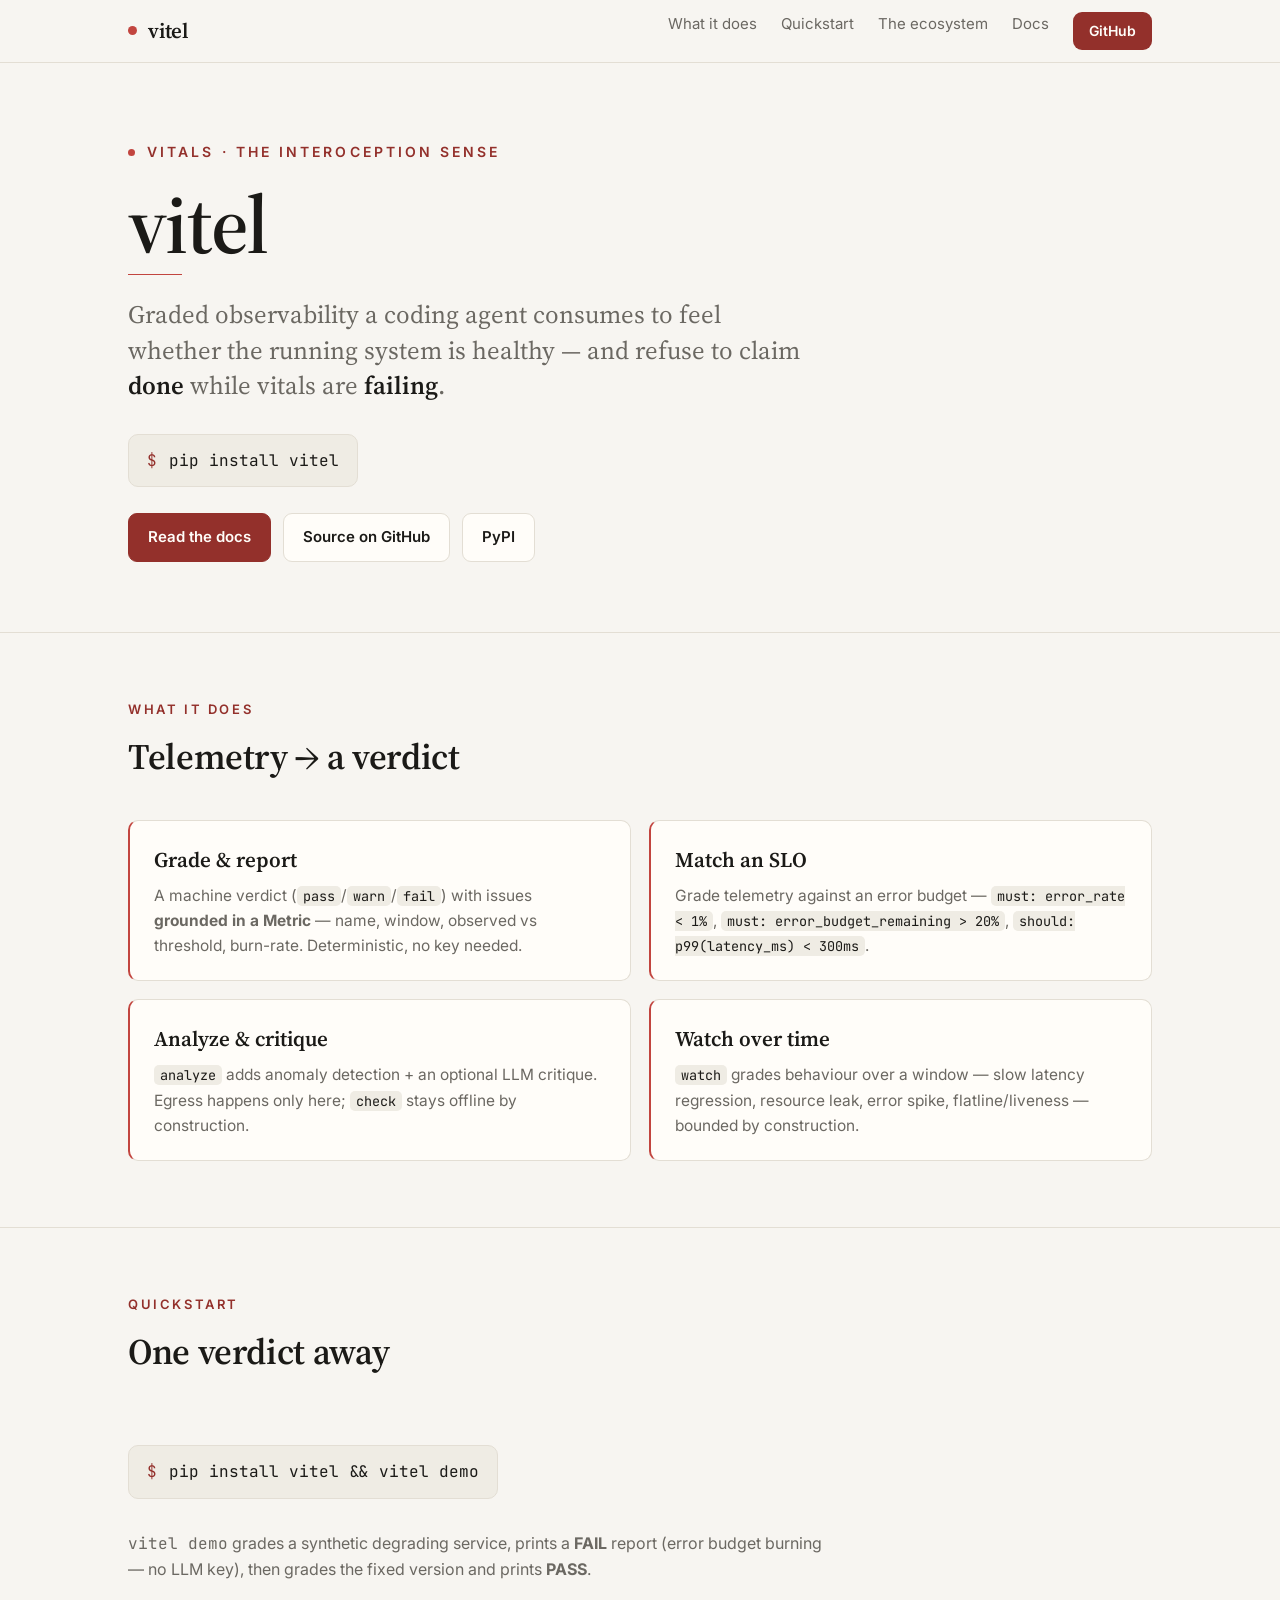
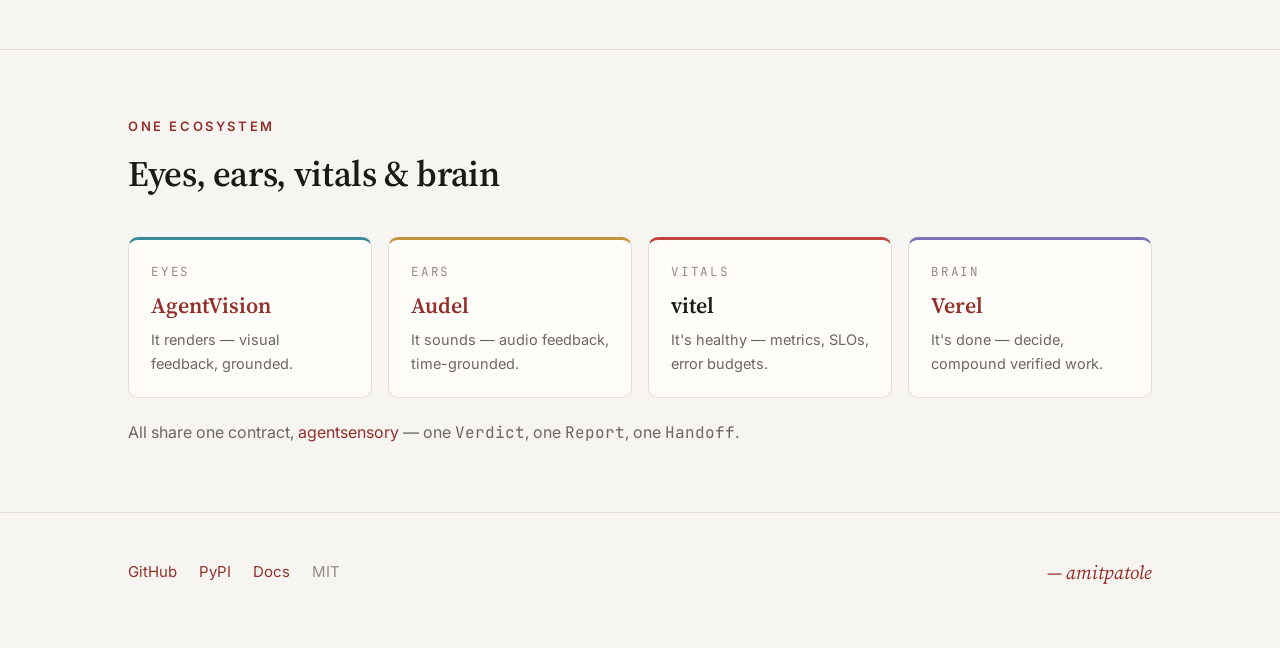
<file: brand/space/index.html>
<!doctype html>
<html lang="en" data-sense="vitals"><head>
<meta charset="utf-8"/>
<meta name="viewport" content="width=device-width, initial-scale=1"/>
<title>vitel — Vitals for AI Agents</title>
<meta name="description" content="Graded observability coding agents consume to feel whether the running system is healthy and refuse to claim done while vitals are failing."/>
<meta property="og:type" content="website"/>
<meta property="og:site_name" content="vitel"/>
<meta property="og:title" content="vitel — Vitals for AI Agents"/>
<meta property="og:description" content="Graded observability a coding agent consumes to feel whether the running system is healthy — and refuse to claim done while vitals are failing."/>
<meta property="og:url" content="https://huggingface.co/spaces/amitpatole/vitel"/>
<meta property="og:image" content="https://raw.githubusercontent.com/amitpatole/vitel/main/brand/og-vitel.png"/>
<meta property="og:image:width" content="1280"/>
<meta property="og:image:height" content="640"/>
<meta name="twitter:card" content="summary_large_image"/>
<meta name="twitter:title" content="vitel — Vitals for AI Agents"/>
<meta name="twitter:description" content="Turn telemetry into a pass/warn/fail verdict grounded in a Metric. Gate a deploy on error-budget burn."/>
<meta name="twitter:image" content="https://raw.githubusercontent.com/amitpatole/vitel/main/brand/og-vitel.png"/>
<link rel="preconnect" href="https://fonts.googleapis.com"/>
<link rel="preconnect" href="https://fonts.gstatic.com" crossorigin/>
<link href="https://fonts.googleapis.com/css2?family=Inter:wght@400;500;600;700&family=Source+Serif+4:opsz,wght@8..60,400;8..60,500;8..60,600;8..60,700&family=JetBrains+Mono:wght@400;500&display=swap" rel="stylesheet"/>
<style>
  /* Trio "Warm Paper" — light, editorial. No gradients, no glows. Crimson = vitals. */
  :root{
    --bg:#f7f5f1; --surface:#fffdf9; --panel:#efece4;
    --ink:#1b1a17; --mut:#6b6862; --faint:#918d84; --rule:#e3ded4;
    --accent:#c2453f; --accent-ink:#93302b;
    --serif:"Source Serif 4",Georgia,serif; --sans:"Inter",system-ui,sans-serif;
    --mono:"JetBrains Mono",ui-monospace,Menlo,monospace;
  }
  *{box-sizing:border-box;margin:0;padding:0}
  html{scroll-behavior:smooth}
  body{background:var(--bg);color:var(--ink);font-family:var(--sans);line-height:1.62;
       -webkit-font-smoothing:antialiased}
  a{color:var(--accent-ink);text-decoration:none}
  a:hover{text-decoration:underline;text-underline-offset:3px}
  .wrap{max-width:1080px;margin:0 auto;padding:0 28px}

  nav{position:sticky;top:0;z-index:20;background:rgba(247,245,241,.86);
      backdrop-filter:blur(8px);border-bottom:1px solid var(--rule)}
  nav .wrap{display:flex;align-items:center;justify-content:space-between;height:62px}
  .brand{display:flex;align-items:center;gap:11px;font-family:var(--serif);
         font-weight:600;font-size:21px;letter-spacing:-.01em;color:var(--ink)}
  .brand .dot{width:9px;height:9px;border-radius:50%;background:var(--accent)}
  .nlinks{display:flex;gap:24px;font-size:15px;color:var(--mut)}
  .nlinks a{color:var(--mut)}
  .nlinks a:hover{color:var(--ink);text-decoration:none}
  .pill{background:var(--accent-ink);color:var(--surface)!important;padding:8px 16px;
        border-radius:9px;font-weight:600;font-size:14px}
  .pill:hover{background:var(--ink);text-decoration:none}

  header.hero{border-bottom:1px solid var(--rule)}
  .hero .wrap{padding:78px 28px 70px}
  .eyebrow{display:flex;align-items:center;gap:12px;letter-spacing:.22em;text-transform:uppercase;
           font-size:14px;color:var(--accent-ink);font-weight:600}
  .eyebrow .dot{width:7px;height:7px;border-radius:50%;background:var(--accent)}
  h1{font-family:var(--serif);font-size:82px;line-height:.98;letter-spacing:-.02em;
     font-weight:600;margin:20px 0 10px}
  .tick{width:54px;height:1px;background:var(--accent);margin:0 0 22px}
  .lede{font-family:var(--serif);font-size:25px;line-height:1.42;color:var(--mut);max-width:680px}
  .lede b{color:var(--ink);font-weight:600}
  .cmd{margin:30px 0 16px;display:inline-flex;align-items:center;gap:12px;background:var(--panel);
       border:1px solid var(--rule);border-radius:10px;padding:13px 18px;
       font-family:var(--mono);font-size:16px;color:var(--ink)}
  .cmd .d{color:var(--accent-ink)}
  .btns{display:flex;gap:12px;flex-wrap:wrap;margin-top:10px}
  .btn{padding:11px 19px;border-radius:9px;font-weight:600;font-size:15px;
       border:1px solid var(--rule);background:var(--surface);color:var(--ink)}
  .btn:hover{border-color:var(--accent);text-decoration:none}
  .btn.primary{background:var(--accent-ink);color:var(--surface);border-color:var(--accent-ink)}
  .btn.primary:hover{background:var(--ink);border-color:var(--ink)}

  section{padding:66px 0;border-bottom:1px solid var(--rule)}
  .sech{margin-bottom:34px}
  .sech .k{letter-spacing:.2em;text-transform:uppercase;font-size:13px;color:var(--accent-ink);font-weight:600}
  .sech h2{font-family:var(--serif);font-size:36px;letter-spacing:-.01em;font-weight:600;margin-top:8px}
  .grid{display:grid;grid-template-columns:repeat(2,1fr);gap:18px}
  .card{background:var(--surface);border:1px solid var(--rule);border-left:2px solid var(--accent);
        border-radius:10px;padding:22px 24px}
  .card h3{font-family:var(--serif);font-size:21px;font-weight:600;margin-bottom:6px}
  .card p{color:var(--mut);font-size:15.5px}
  .card code{font-family:var(--mono);font-size:13.5px;background:var(--panel);padding:1px 6px;border-radius:5px;color:var(--ink)}

  .trio{display:grid;grid-template-columns:repeat(4,1fr);gap:16px;margin-top:8px}
  .sense{border:1px solid var(--rule);border-radius:10px;padding:22px;background:var(--surface)}
  .sense .s{font-family:var(--mono);font-size:12.5px;letter-spacing:.14em;text-transform:uppercase;color:var(--faint)}
  .sense h3{font-family:var(--serif);font-size:22px;font-weight:600;margin:6px 0 4px}
  .sense p{color:var(--mut);font-size:14.5px}
  .sense.eyes{border-top:3px solid #3a8a99}
  .sense.ears{border-top:3px solid #c4943f}
  .sense.vitals{border-top:3px solid #c2453f}
  .sense.brain{border-top:3px solid #7a72b5}

  footer{padding:44px 0 60px}
  footer .wrap{display:flex;align-items:center;justify-content:space-between;flex-wrap:wrap;gap:16px}
  .foot-links{display:flex;gap:22px;font-size:15px;color:var(--mut)}
  .sig{font-family:var(--serif);font-style:italic;font-size:19px;color:var(--accent-ink)}
  @media(max-width:760px){.grid,.trio{grid-template-columns:1fr}h1{font-size:58px}}
</style></head>
<body>
<nav><div class="wrap">
  <a class="brand" href="#"><span class="dot"></span>vitel</a>
  <div class="nlinks">
    <a href="#what">What it does</a>
    <a href="#start">Quickstart</a>
    <a href="#trio">The ecosystem</a>
    <a href="https://amitpatole.github.io/vitel/">Docs</a>
    <a class="pill" href="https://github.com/amitpatole/vitel">GitHub</a>
  </div>
</div></nav>

<header class="hero"><div class="wrap">
  <div class="eyebrow"><span class="dot"></span>Vitals · The interoception sense</div>
  <h1>vitel</h1>
  <div class="tick"></div>
  <div class="lede">Graded observability a coding agent consumes to feel whether the running system is
    healthy — and refuse to claim <b>done</b> while vitals are <b>failing</b>.</div>
  <div class="cmd"><span class="d">$</span> pip install vitel</div>
  <div class="btns">
    <a class="btn primary" href="https://amitpatole.github.io/vitel/">Read the docs</a>
    <a class="btn" href="https://github.com/amitpatole/vitel">Source on GitHub</a>
    <a class="btn" href="https://pypi.org/project/vitel/">PyPI</a>
  </div>
</div></header>

<section id="what"><div class="wrap">
  <div class="sech"><div class="k">What it does</div><h2>Telemetry → a verdict</h2></div>
  <div class="grid">
    <div class="card"><h3>Grade &amp; report</h3><p>A machine verdict (<code>pass</code>/<code>warn</code>/<code>fail</code>) with issues <b>grounded in a Metric</b> — name, window, observed vs threshold, burn-rate. Deterministic, no key needed.</p></div>
    <div class="card"><h3>Match an SLO</h3><p>Grade telemetry against an error budget — <code>must: error_rate &lt; 1%</code>, <code>must: error_budget_remaining &gt; 20%</code>, <code>should: p99(latency_ms) &lt; 300ms</code>.</p></div>
    <div class="card"><h3>Analyze &amp; critique</h3><p><code>analyze</code> adds anomaly detection + an optional LLM critique. Egress happens only here; <code>check</code> stays offline by construction.</p></div>
    <div class="card"><h3>Watch over time</h3><p><code>watch</code> grades behaviour over a window — slow latency regression, resource leak, error spike, flatline/liveness — bounded by construction.</p></div>
  </div>
</div></section>

<section id="start"><div class="wrap">
  <div class="sech"><div class="k">Quickstart</div><h2>One verdict away</h2></div>
  <div class="cmd"><span class="d">$</span> pip install vitel &amp;&amp; vitel demo</div>
  <p style="color:var(--mut);margin-top:16px;max-width:700px"><code style="font-family:var(--mono)">vitel demo</code> grades a synthetic degrading service, prints a <b>FAIL</b> report (error budget burning — no LLM key), then grades the fixed version and prints <b>PASS</b>.</p>
</div></section>

<section id="trio"><div class="wrap">
  <div class="sech"><div class="k">One ecosystem</div><h2>Eyes, ears, vitals &amp; brain</h2></div>
  <div class="trio">
    <a class="sense eyes" href="https://huggingface.co/spaces/amitpatole/AgentVision"><div class="s">Eyes</div><h3>AgentVision</h3><p>It renders — visual feedback, grounded.</p></a>
    <a class="sense ears" href="https://huggingface.co/spaces/amitpatole/audel"><div class="s">Ears</div><h3>Audel</h3><p>It sounds — audio feedback, time-grounded.</p></a>
    <div class="sense vitals"><div class="s">Vitals</div><h3>vitel</h3><p>It's healthy — metrics, SLOs, error budgets.</p></div>
    <a class="sense brain" href="https://huggingface.co/spaces/amitpatole/verel"><div class="s">Brain</div><h3>Verel</h3><p>It's done — decide, compound verified work.</p></a>
  </div>
  <p style="color:var(--mut);margin-top:22px">All share one contract, <a href="https://pypi.org/project/agentsensory/">agentsensory</a> — one <code style="font-family:var(--mono)">Verdict</code>, one <code style="font-family:var(--mono)">Report</code>, one <code style="font-family:var(--mono)">Handoff</code>.</p>
</div></section>

<footer><div class="wrap">
  <div class="foot-links">
    <a href="https://github.com/amitpatole/vitel">GitHub</a>
    <a href="https://pypi.org/project/vitel/">PyPI</a>
    <a href="https://amitpatole.github.io/vitel/">Docs</a>
    <span style="color:var(--faint)">MIT</span>
  </div>
  <div class="sig">— amitpatole</div>
</div></footer>
</body></html>
</file>
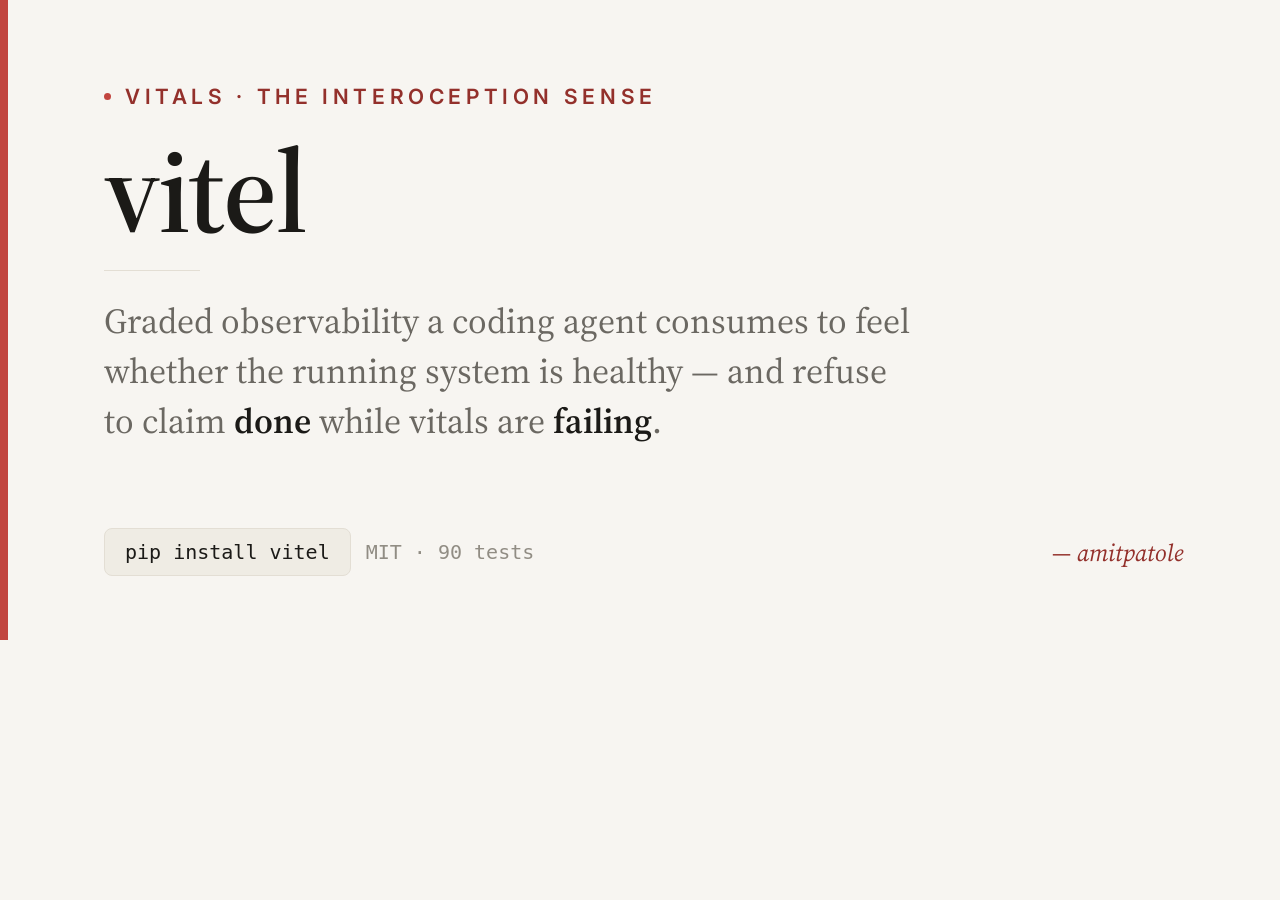
<file: brand/social_vitel.html>
<!doctype html>
<html data-sense="vitals"><head><meta charset="utf-8">
<link rel="preconnect" href="https://fonts.googleapis.com">
<link href="https://fonts.googleapis.com/css2?family=Inter:wght@400;500;600&family=Source+Serif+4:opsz,wght@8..60,400;8..60,500;8..60,600&display=swap" rel="stylesheet">
<style>
  :root{
    --bg:#f7f5f1; --surface:#fffdf9; --panel:#efece4;
    --ink:#1b1a17; --ink-muted:#6b6862; --ink-faint:#918d84; --rule:#e3ded4;
    --accent:#c2453f; --accent-ink:#93302b;
    --serif:"Source Serif 4",Georgia,serif; --sans:"Inter",system-ui,sans-serif;
    --mono:ui-monospace,"JetBrains Mono",Menlo,monospace;
  }
  *{margin:0;padding:0;box-sizing:border-box}
  body{width:1280px;height:640px;overflow:hidden;background:var(--bg);
       color:var(--ink);font-family:var(--sans);display:flex}
  /* thin accent spine on the left edge — the single accent gesture */
  .spine{width:8px;height:100%;background:var(--accent)}
  .pad{flex:1;padding:84px 96px 64px;display:flex;flex-direction:column;justify-content:space-between}
  .eyebrow{font-size:21px;letter-spacing:.22em;text-transform:uppercase;
           color:var(--accent-ink);font-weight:600;display:flex;align-items:center;gap:14px}
  .eyebrow .dot{width:7px;height:7px;border-radius:50%;background:var(--accent);display:inline-block}
  h1{font-family:var(--serif);font-size:118px;line-height:.96;letter-spacing:-.02em;
     font-weight:600;margin:26px 0 22px;color:var(--ink)}
  .rule{width:96px;height:1px;background:var(--rule);margin:0 0 26px}
  .tag{font-family:var(--serif);font-size:35px;line-height:1.42;color:var(--ink-muted);
       max-width:820px;font-weight:400}
  .tag b{color:var(--ink);font-weight:600}
  .foot{display:flex;align-items:center;justify-content:space-between;margin-top:36px}
  .chips{display:flex;gap:14px;align-items:center}
  .chip{font-family:var(--mono);font-size:20px;color:var(--ink);background:var(--panel);
        border:1px solid var(--rule);border-radius:8px;padding:11px 20px}
  .chip.q{background:transparent;color:var(--ink-faint);border-color:transparent;padding-left:0}
  .sig{font-family:var(--serif);font-style:italic;font-size:24px;color:var(--accent-ink)}
</style></head>
<body>
  <div class="spine"></div>
  <div class="pad">
    <div>
      <div class="eyebrow"><span class="dot"></span>Vitals · The interoception sense</div>
      <h1>vitel</h1>
      <div class="rule"></div>
      <div class="tag">Graded observability a coding agent consumes to feel whether the running
        system is healthy — and refuse to claim <b>done</b> while vitals are <b>failing</b>.</div>
    </div>
    <div class="foot">
      <div class="chips">
        <span class="chip">pip install vitel</span>
        <span class="chip q">MIT · 90 tests</span>
      </div>
      <div class="sig">— amitpatole</div>
    </div>
  </div>
</body></html>
</file>
